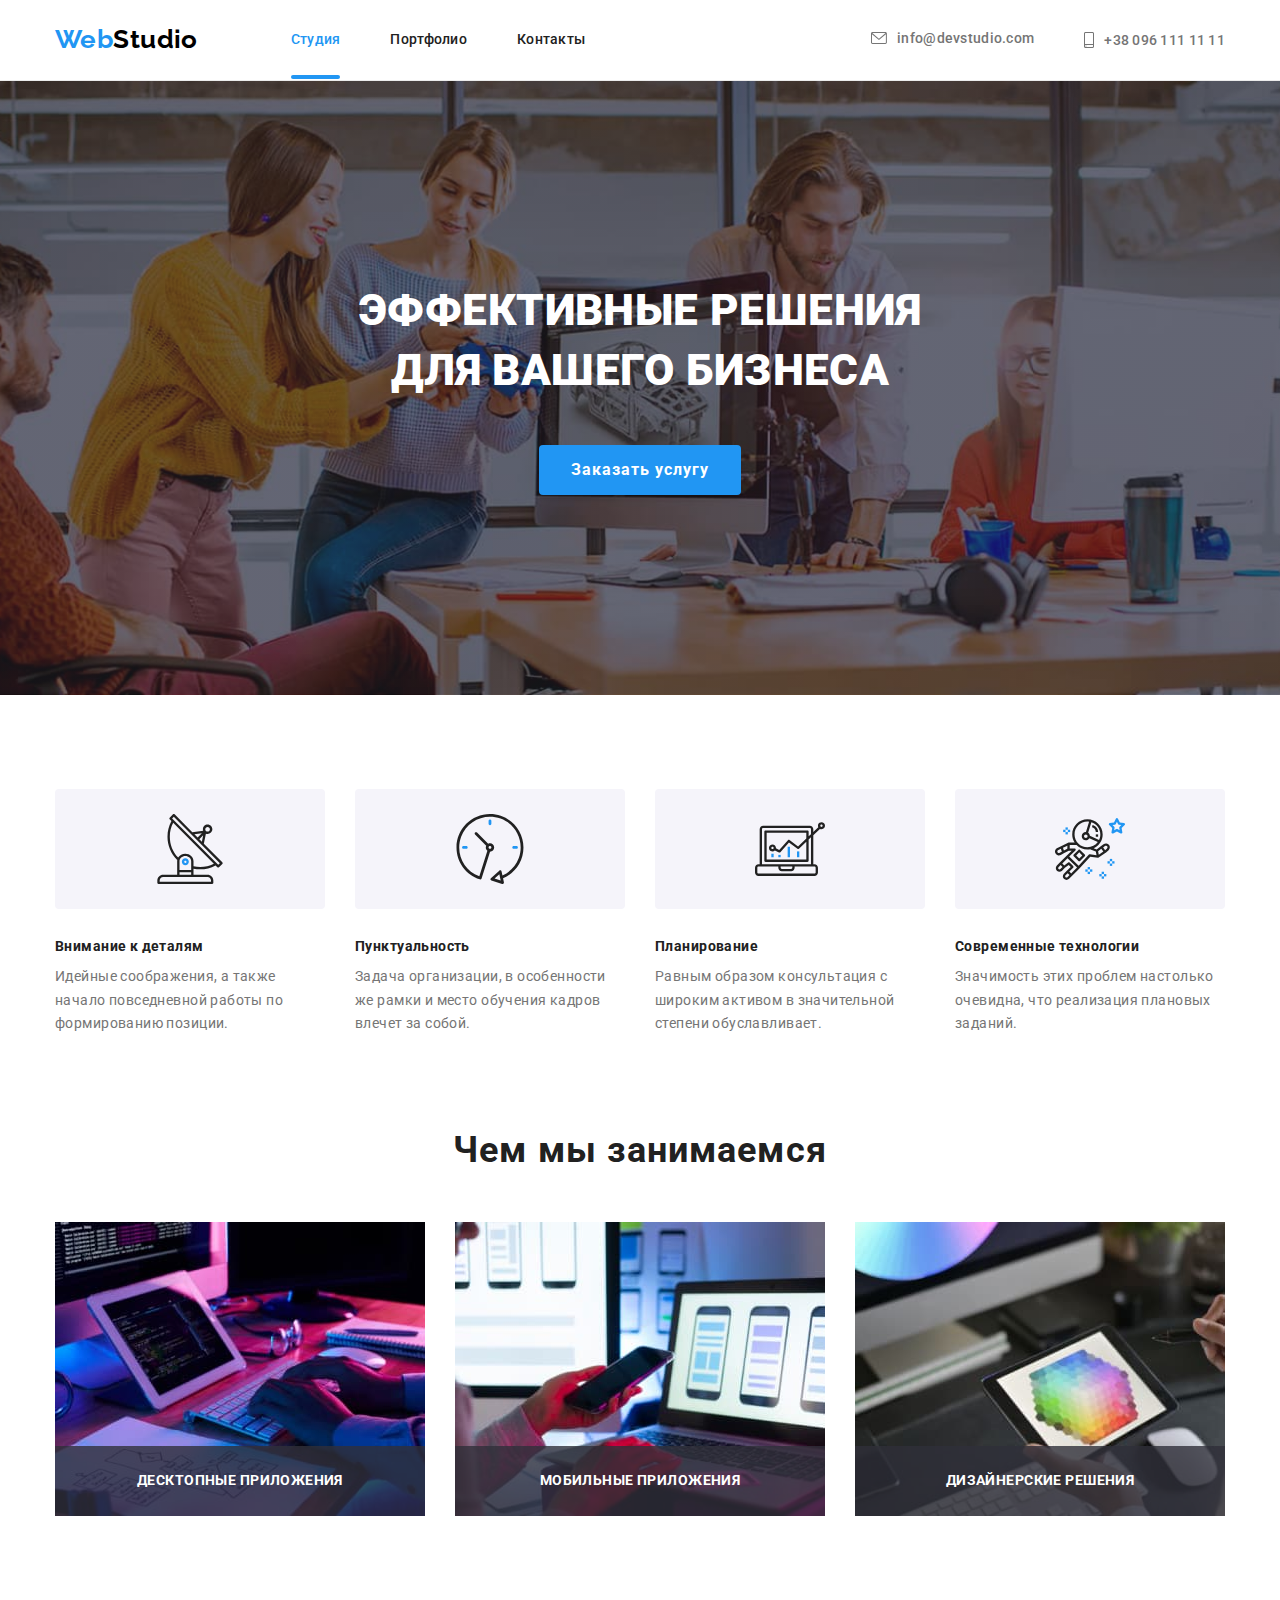
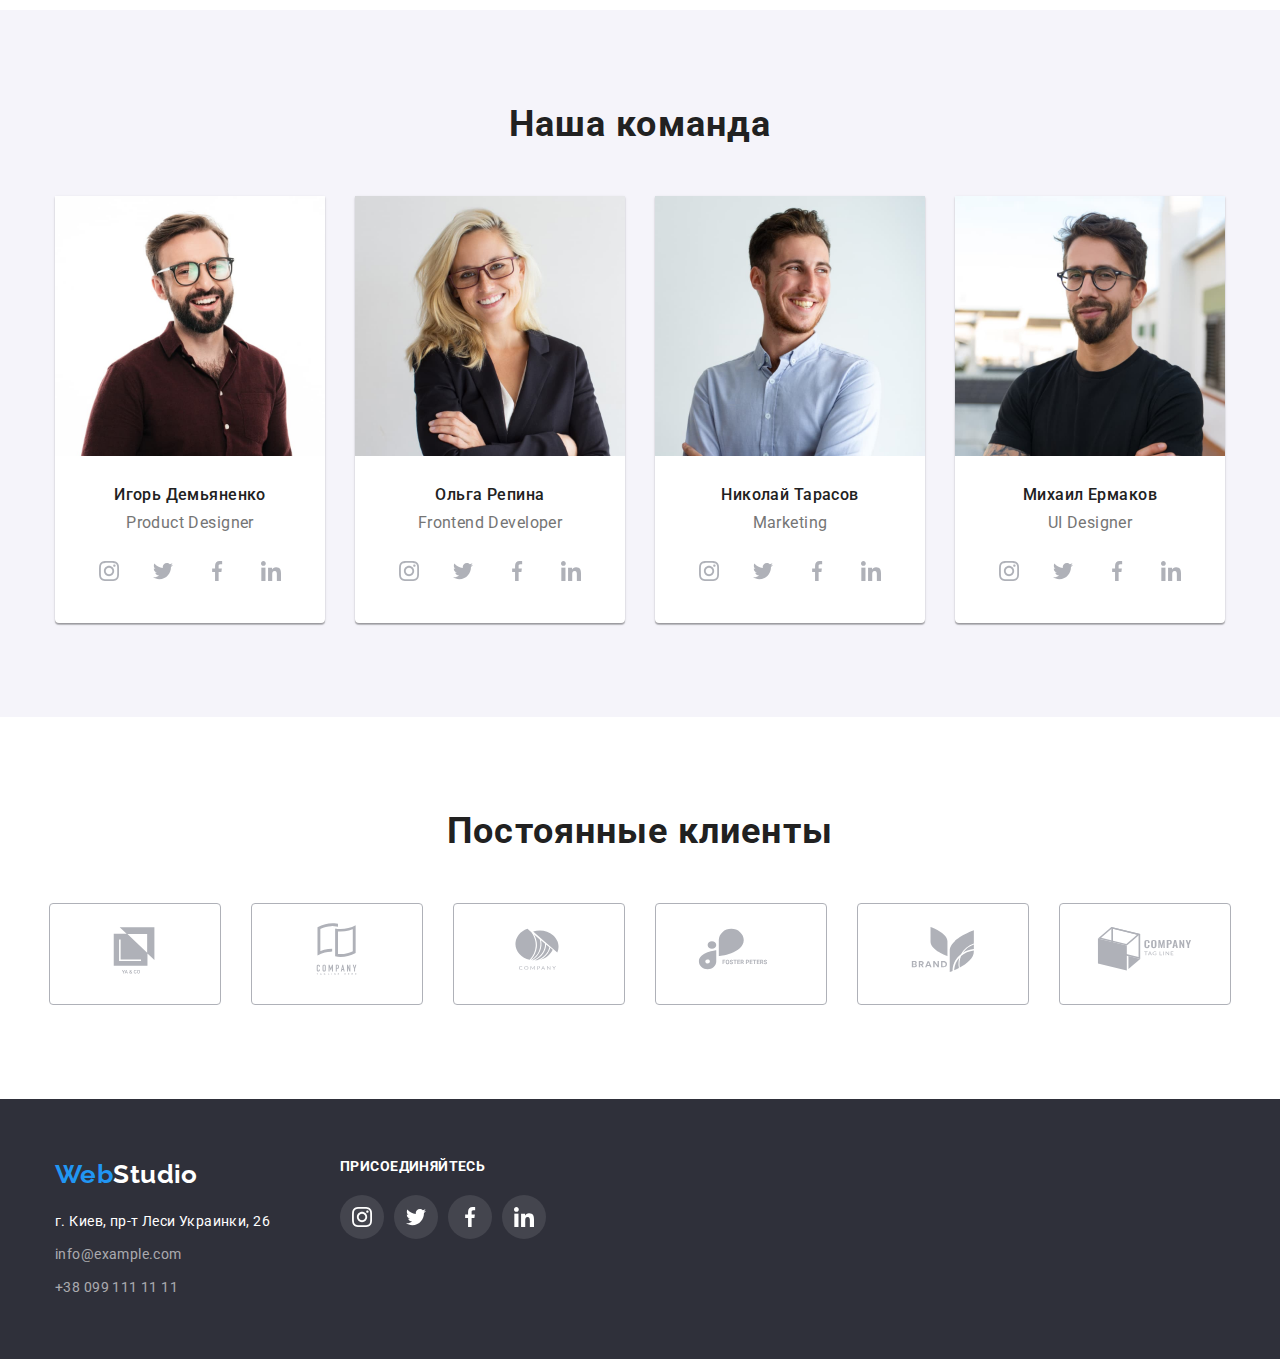
<file: index.html>
<!DOCTYPE html>
<html lang="ru">
  <head>
    <meta charset="UTF-8" />
    <meta http-equiv="X-UA-Compatible" content="IE=edge" />
    <meta name="viewport" content="width=device-width, initial-scale=1.0" />
    <title>WebStudio</title>
    <link rel="preconnect" href="https://fonts.googleapis.com" />
    <link rel="preconnect" href="https://fonts.gstatic.com" crossorigin />
    <link
      href="https://fonts.googleapis.com/css2?family=Raleway:wght@700&family=Roboto:wght@400;500;700;900&display=swap"
      rel="stylesheet"
    />
    <link
      rel="stylesheet"
      href="https://cdnjs.cloudflare.com/ajax/libs/modern-normalize/1.1.0/modern-normalize.min.css"
    />
    <link rel="stylesheet" href="./css/styles.css" />
  </head>
  <body>
    <!-- Header -->
    <header class="header">
      <div class="conteiner header-div">
        <a href="./index.html" class="logo"
          >Web<span class="logo-part">Studio</span></a
        >
        <nav>
          <ul class="site-nav list">
            <li class="item">
              <a class="link current" href="./index.html">Студия</a>
            </li>
            <li class="item">
              <a class="link" href="./portfolio.html">Портфолио</a>
            </li>
            <li class="item"><a class="link" href="">Контакты</a></li>
          </ul>
        </nav>
        <ul class="header-contact list">
          <li class="go-to">
            <a class="contact" href="mailto:info@devstudio.com">
              <svg class="header-icon" width="16" height="12">
                <use href="./images/icons.svg#icon-mail"></use>
              </svg>
              info@devstudio.com</a
            >
          </li>
          <li class="go-to">
            <a class="contact" href="tel:+380961111111">
              <svg class="header-icon" width="10" height="16">
                <use href="./images/icons.svg#icon-smartphone"></use>
              </svg>
              +38 096 111 11 11</a
            >
          </li>
        </ul>
      </div>
    </header>

    <!-- Main -->

    <main>
      <section class="hero">
        <div class="conteiner">
          <h1 class="hero-title">
            Эффективные решения
            <br />
            для вашего бизнеса
          </h1>
          <button class="hero-button" type="button" data-modal-open>
            Заказать услугу
          </button>
        </div>
      </section>

      <!-- Качества компании -->

      <section class="quality">
        <div class="conteiner">
          <h2 class="visually-hidden">Качества компании</h2>
          <ul class="aspect list">
            <li class="item">
              <div class="aspect-conteiner-icon">
                <svg class="aspect-icon" width="70" height="70">
                  <use href="./images/icons.svg#icon-antenna"></use>
                </svg>
              </div>
              <h3 class="section-title top">Внимание к деталям</h3>
              <p>
                Идейные соображения, а также начало повседневной работы по
                формированию позиции.
              </p>
            </li>
            <li class="item">
              <div class="aspect-conteiner-icon">
                <svg class="aspect-icon" width="70" height="70">
                  <use href="./images/icons.svg#icon-clock"></use>
                </svg>
              </div>
              <h3 class="section-title top">Пунктуальность</h3>
              <p>
                Задача организации, в особенности же рамки и место обучения
                кадров влечет за собой.
              </p>
            </li>
            <li class="item">
              <div class="aspect-conteiner-icon">
                <svg class="aspect-icon" width="70" height="70">
                  <use href="./images/icons.svg#icon-notebook"></use>
                </svg>
              </div>
              <h3 class="section-title top">Планирование</h3>
              <p>
                Равным образом консультация с широким активом в значительной
                степени обуславливает.
              </p>
            </li>
            <li class="item">
              <div class="aspect-conteiner-icon">
                <svg class="aspect-icon" width="70" height="70">
                  <use href="./images/icons.svg#icon-astronaut"></use>
                </svg>
              </div>
              <h3 class="section-title top">Современные технологии</h3>
              <p>
                Значимость этих проблем настолько очевидна, что реализация
                плановых заданий.
              </p>
            </li>
          </ul>
        </div>
      </section>

      <!-- Чем мы занимаемся -->

      <section class="about">
        <div class="conteiner">
          <h2 class="section-title photo">Чем мы занимаемся</h2>
          <ul class="photo-about list">
            <li class="item">
              <img
                src="./images/coding-1.jpg"
                alt="человек пишет код"
                width="370"
              />
              <h3 class="description-photo">Десктопные приложения</h3>
            </li>
            <li class="item">
              <img
                src="./images/device-2.jpg"
                alt="человек с телофоном за ноутбуком"
                width="370"
              />
              <h3 class="description-photo">Мобильные приложения</h3>
            </li>
            <li class="item">
              <img
                src="./images/design-3.jpg"
                alt="человек выбирает цвет"
                width="370"
              />
              <h3 class="description-photo">Дизайнерские решения</h3>
            </li>
          </ul>
        </div>
      </section>

      <!-- Наша команда -->

      <section class="section teem">
        <div class="conteiner">
          <h2 class="section-title photo">Наша команда</h2>
          <ul class="members-photo list">
            <li class="item border-photo">
              <img
                src="./images/product-designer.jpg"
                alt="продукт-менеджер"
                width="270"
              />
              <div class="work-name">
                <h3 class="name-title">Игорь Демьяненко</h3>
                <p class="work-title" lang="en">Product Designer</p>
                <ul class="social-list list">
                  <li class="social-item">
                    <a class="aspect-link" href="">
                      <svg class="aspect-icon" width="20" height="20">
                        <use href="./images/icons.svg#icon-instagram"></use>
                      </svg>
                    </a>
                  </li>
                  <li class="social-item">
                    <a class="aspect-link" href="">
                      <svg class="aspect-icon" width="20" height="20">
                        <use href="./images/icons.svg#icon-twitter"></use>
                      </svg>
                    </a>
                  </li>
                  <li class="social-item">
                    <a class="aspect-link" href="">
                      <svg class="aspect-icon" width="20" height="20">
                        <use href="./images/icons.svg#icon-facebook"></use>
                      </svg>
                    </a>
                  </li>
                  <li class="social-item">
                    <a class="aspect-link" href="">
                      <svg class="aspect-icon" width="20" height="20">
                        <use href="./images/icons.svg#icon-linkedin"></use>
                      </svg>
                    </a>
                  </li>
                </ul>
              </div>
            </li>

            <li class="item border-photo">
              <img
                src="./images/frontend-developer.jpg"
                alt="фронтенд-разработчик"
                width="270"
              />
              <div class="work-name">
                <h3 class="name-title">Ольга Репина</h3>
                <p class="work-title" lang="en">Frontend Developer</p>
                <ul class="social-list list">
                  <li class="social-item">
                    <a class="aspect-link" href="">
                      <svg class="aspect-icon" width="20" height="20">
                        <use href="./images/icons.svg#icon-instagram"></use>
                      </svg>
                    </a>
                  </li>
                  <li class="social-item">
                    <a class="aspect-link" href="">
                      <svg class="aspect-icon" width="20" height="20">
                        <use href="./images/icons.svg#icon-twitter"></use>
                      </svg>
                    </a>
                  </li>
                  <li class="social-item">
                    <a class="aspect-link" href="">
                      <svg class="aspect-icon" width="20" height="20">
                        <use href="./images/icons.svg#icon-facebook"></use>
                      </svg>
                    </a>
                  </li>
                  <li class="social-item">
                    <a class="aspect-link" href="">
                      <svg class="aspect-icon" width="20" height="20">
                        <use href="./images/icons.svg#icon-linkedin"></use>
                      </svg>
                    </a>
                  </li>
                </ul>
              </div>
            </li>
            <li class="item border-photo">
              <img src="./images/marketing.jpg" alt="маркетинг" width="270" />
              <div class="work-name">
                <h3 class="name-title">Николай Тарасов</h3>
                <p class="work-title" lang="en">Marketing</p>
                <ul class="social-list list">
                  <li class="social-item">
                    <a class="aspect-link" href="">
                      <svg class="aspect-icon" width="20" height="20">
                        <use href="./images/icons.svg#icon-instagram"></use>
                      </svg>
                    </a>
                  </li>
                  <li class="social-item">
                    <a class="aspect-link" href="">
                      <svg class="aspect-icon" width="20" height="20">
                        <use href="./images/icons.svg#icon-twitter"></use>
                      </svg>
                    </a>
                  </li>
                  <li class="social-item">
                    <a class="aspect-link" href="">
                      <svg class="aspect-icon" width="20" height="20">
                        <use href="./images/icons.svg#icon-facebook"></use>
                      </svg>
                    </a>
                  </li>
                  <li class="social-item">
                    <a class="aspect-link" href="">
                      <svg class="aspect-icon" width="20" height="20">
                        <use href="./images/icons.svg#icon-linkedin"></use>
                      </svg>
                    </a>
                  </li>
                </ul>
              </div>
            </li>
            <li class="item border-photo">
              <img src="./images/ui-designer.jpg" alt="дезайнер" width="270" />
              <div class="work-name">
                <h3 class="name-title">Михаил Ермаков</h3>
                <p class="work-title" lang="en">UI Designer</p>
                <ul class="social-list list">
                  <li class="social-item">
                    <a class="aspect-link" href="">
                      <svg class="aspect-icon" width="20" height="20">
                        <use href="./images/icons.svg#icon-instagram"></use>
                      </svg>
                    </a>
                  </li>
                  <li class="social-item">
                    <a class="aspect-link" href="">
                      <svg class="aspect-icon" width="20" height="20">
                        <use href="./images/icons.svg#icon-twitter"></use>
                      </svg>
                    </a>
                  </li>
                  <li class="social-item">
                    <a class="aspect-link" href="">
                      <svg class="aspect-icon" width="20" height="20">
                        <use href="./images/icons.svg#icon-facebook"></use>
                      </svg>
                    </a>
                  </li>
                  <li class="social-item">
                    <a class="aspect-link" href="">
                      <svg class="aspect-icon" width="20" height="20">
                        <use href="./images/icons.svg#icon-linkedin"></use>
                      </svg>
                    </a>
                  </li>
                </ul>
              </div>
            </li>
          </ul>
        </div>
      </section>

      <!-- Постоянные Клинты -->

      <section class="companys">
        <div class="conteiner">
          <h2 class="company-title">Постоянные клиенты</h2>
          <ul class="company-list list">
            <li class="company-item">
              <a href="" class="compani-link">
                <svg class="company-icon" width="106" height="60">
                  <use href="./images/icons.svg#icon-company1"></use>
                </svg>
              </a>
            </li>
            <li class="company-item">
              <a href="" class="compani-link">
                <svg class="company-icon" width="106" height="60">
                  <use href="./images/icons.svg#icon-company2"></use>
                </svg>
              </a>
            </li>
            <li class="company-item">
              <a href="" class="compani-link">
                <svg class="company-icon" width="106" height="60">
                  <use href="./images/icons.svg#icon-company3"></use>
                </svg>
              </a>
            </li>
            <li class="company-item">
              <a href="" class="compani-link">
                <svg class="company-icon" width="106" height="60">
                  <use href="./images/icons.svg#icon-company4"></use>
                </svg>
              </a>
            </li>
            <li class="company-item">
              <a href="" class="compani-link">
                <svg class="company-icon" width="106" height="60">
                  <use href="./images/icons.svg#icon-company5"></use>
                </svg>
              </a>
            </li>
            <li class="company-item">
              <a href="" class="compani-link">
                <svg class="company-icon" width="106" height="60">
                  <use href="./images/icons.svg#icon-company6"></use>
                </svg>
              </a>
            </li>
          </ul>
        </div>
      </section>
    </main>

    <!-- Footer -->

    <footer class="footer">
      <div class="conteiner">
        <div class="footer-contact-conteiner">
          <a href="./index.html" class="logo footer"
            >Web<span class="logo-part-footer">Studio</span></a
          >
          <address class="address">г. Киев, пр-т Леси Украинки, 26</address>
          <ul class="footer-contact list">
            <li class="mail-tel">
              <a class="contact" href="mailto:info@example.com"
                >info@example.com</a
              >
            </li>
            <li class="mail-tel">
              <a class="contact tel" href="tel:+380991111111"
                >+38 099 111 11 11</a
              >
            </li>
          </ul>
        </div>
        <div class="footer-social">
          <h3 class="footer-social-title">Присоединяйтесь</h3>
          <ul class="social-list-footer list">
            <li class="social-item-footer">
              <a class="aspect-link-footer" href="">
                <svg class="aspect-icon-footer" width="20" height="20">
                  <use href="./images/icons.svg#icon-instagram"></use>
                </svg>
              </a>
            </li>
            <li class="social-item-footer">
              <a class="aspect-link-footer" href="">
                <svg class="aspect-icon-footer" width="20" height="20">
                  <use href="./images/icons.svg#icon-twitter"></use>
                </svg>
              </a>
            </li>
            <li class="social-item-footer">
              <a class="aspect-link-footer" href="">
                <svg class="aspect-icon-footer" width="20" height="20">
                  <use href="./images/icons.svg#icon-facebook"></use>
                </svg>
              </a>
            </li>
            <li class="social-item-footer">
              <a class="aspect-link-footer" href="">
                <svg class="aspect-icon-footer" width="20" height="20">
                  <use href="./images/icons.svg#icon-linkedin"></use>
                </svg>
              </a>
            </li>
          </ul>
        </div>
      </div>
    </footer>
    <div class="backdrop is-hidden" data-modal>
      <div class="modal">
        <button class="close-button" type="button" data-modal-close>
          <svg class="close-icon" width="14" height="14">
            <path
              d="M11 1.108 9.892 0 5.5 4.392 1.108 0 0 1.108 4.392 5.5 0 9.892 1.108 11 5.5 6.608 9.892 11 11 9.892 6.608 5.5 11 1.108Z"
            />
          </svg>
        </button>
      </div>
    </div>
    <script src="./js/modal.js"></script>
  </body>
</html>
</file>
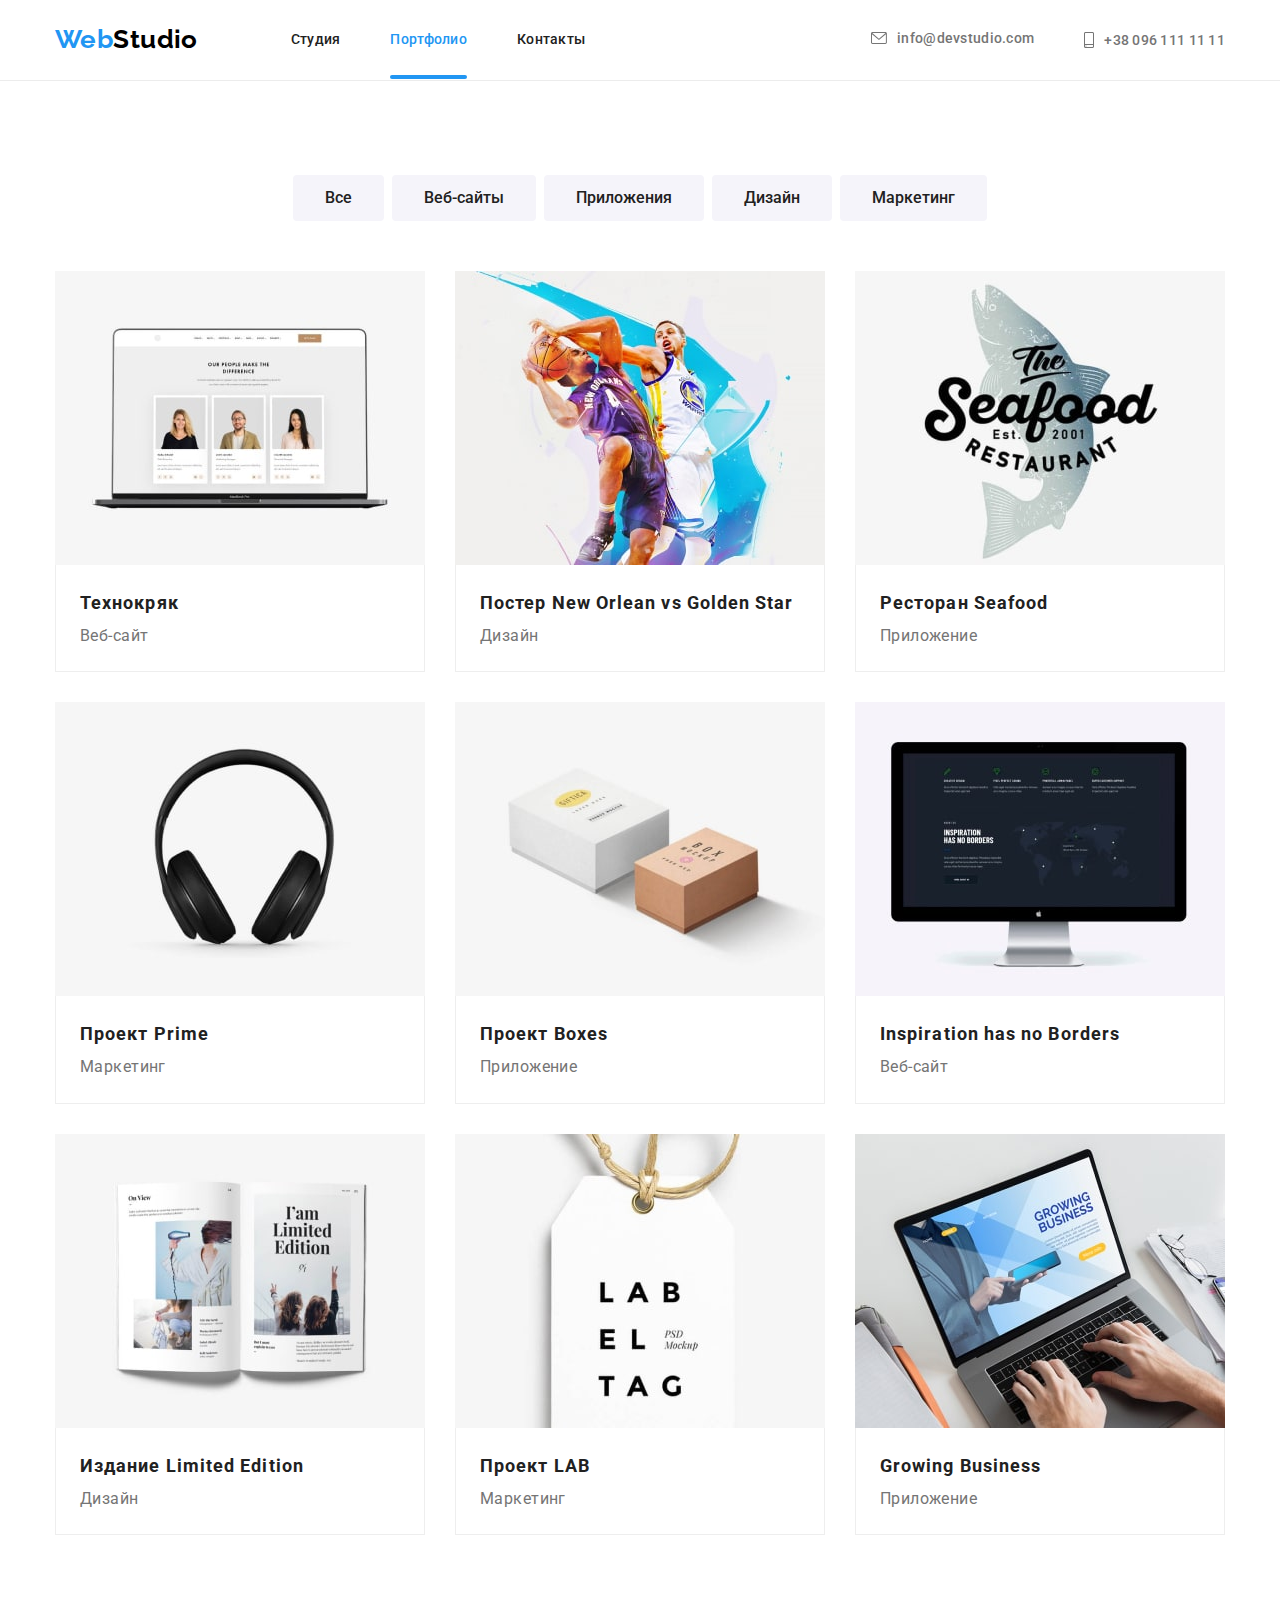
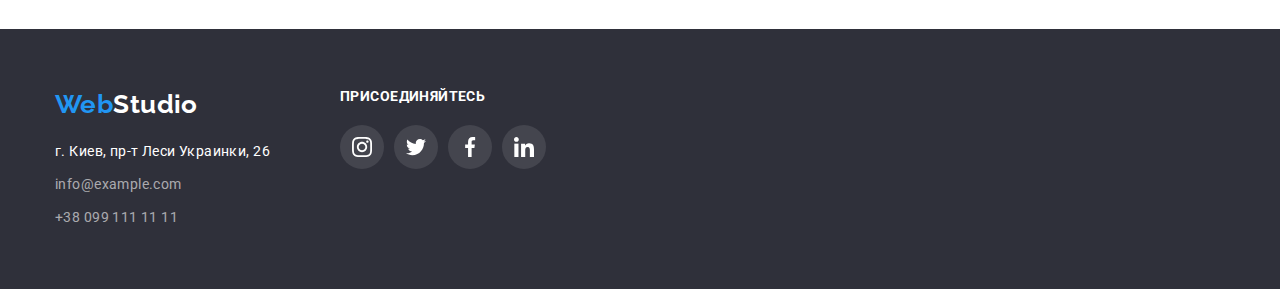
<file: portfolio.html>
<!DOCTYPE html>
<html lang="ru">
  <head>
    <meta charset="UTF-8" />
    <meta http-equiv="X-UA-Compatible" content="IE=edge" />
    <meta name="viewport" content="width=device-width, initial-scale=1.0" />
    <title>WebStudio</title>
    <link rel="preconnect" href="https://fonts.googleapis.com" />
    <link rel="preconnect" href="https://fonts.gstatic.com" crossorigin />
    <link
      href="https://fonts.googleapis.com/css2?family=Raleway:wght@700&family=Roboto:wght@400;500;700;900&display=swap"
      rel="stylesheet"
    />
    <link
      rel="stylesheet"
      href="https://cdnjs.cloudflare.com/ajax/libs/modern-normalize/1.1.0/modern-normalize.min.css"
    />
    <link rel="stylesheet" href="./css/styles.css" />
  </head>
  <body class="body">
    <!-- Header -->
    <header class="header">
      <div class="conteiner header-div">
        <a href="./index.html" class="logo"
          >Web<span class="logo-part">Studio</span></a
        >
        <nav>
          <ul class="site-nav list">
            <li class="item">
              <a class="link" href="./index.html">Студия</a>
            </li>
            <li class="item">
              <a class="link current" href="./portfolio.html">Портфолио</a>
            </li>
            <li class="item"><a class="link" href="">Контакты</a></li>
          </ul>
        </nav>
        <ul class="header-contact list">
          <li class="go-to">
            <a class="contact" href="mailto:info@devstudio.com">
              <svg class="header-icon" width="16" height="12">
                <use href="./images/icons.svg#icon-mail"></use>
              </svg>
              info@devstudio.com</a
            >
          </li>
          <li class="go-to">
            <a class="contact" href="tel:+380961111111">
              <svg class="header-icon" width="10" height="16">
                <use href="./images/icons.svg#icon-smartphone"></use>
              </svg>
              +38 096 111 11 11</a
            >
          </li>
        </ul>
      </div>
    </header>

    <!-- Main -->

    <main>
      <!-- Фильтр -->
      <section class="filter">
        <div class="conteiner">
          <h1 class="visually-hidden">Фильтр</h1>
          <ul class="portfolio-buttons list">
            <li class="item">
              <button class="button" type="button">Все</button>
            </li>
            <li class="item">
              <button class="button" type="button">Веб-сайты</button>
            </li>
            <li class="item">
              <button class="button" type="button">Приложения</button>
            </li>
            <li class="item">
              <button class="button" type="button">Дизайн</button>
            </li>
            <li class="item">
              <button class="button" type="button">Маркетинг</button>
            </li>
          </ul>

          <!-- Портфолио с фото -->

          <h2 class="visually-hidden">Портфолио</h2>
          <ul class="portfolio-photo list">
            <li class="item">
              <a class="link-portfolio" href="">
                <div class="overlay">
                  <img
                    src="./images/notebook-min.jpg"
                    alt="фото на ноутбуке"
                    width="370"
                  />
                  <div class="portfolio-description">
                    <p>
                      Ресурс предлагает комплексные предложения с разным уровнем
                      функционала и сервисов. Все это позволит посетителю
                      получить исчерпывающие сведения о компании или частном
                      лице.
                    </p>
                  </div>
                </div>
                <div class="photo-text">
                  <h3 class="link-title">Технокряк</h3>
                  <p class="link-description">Веб-сайт</p>
                </div>
              </a>
            </li>
            <li class="item">
              <a class="link-portfolio" href="">
                <div class="overlay">
                  <img
                    src="./images/poster-min.jpg"
                    alt="баскетболисты в прижке с мячом"
                    width="370"
                  />
                  <div class="portfolio-description">
                    <p>
                      Ресурс предлагает комплексные предложения с разным уровнем
                      функционала и сервисов. Все это позволит посетителю
                      получить исчерпывающие сведения о компании или частном
                      лице.
                    </p>
                  </div>
                </div>
                <div class="photo-text">
                  <h3 class="link-title">
                    Постер <span lang="en">New Orlean vs Golden Star</span>
                  </h3>
                  <p class="link-description">Дизайн</p>
                </div>
              </a>
            </li>
            <li class="item">
              <a class="link-portfolio" href="">
                <div class="overlay">
                  <img
                    src="./images/seafood-min.jpg"
                    alt="лейьл ресторана"
                    width="370"
                  />
                  <div class="portfolio-description">
                    <p>
                      Ресурс предлагает комплексные предложения с разным уровнем
                      функционала и сервисов. Все это позволит посетителю
                      получить исчерпывающие сведения о компании или частном
                      лице.
                    </p>
                  </div>
                </div>
                <div class="photo-text">
                  <h3 class="link-title">
                    Ресторан <span lang="en">Seafood</span>
                  </h3>
                  <p class="link-description">Приложение</p>
                </div>
              </a>
            </li>
            <li class="item">
              <a class="link-portfolio" href="">
                <div class="overlay">
                  <img
                    src="./images/headphones-min.jpg"
                    alt="наушники"
                    width="370"
                  />
                  <div class="portfolio-description">
                    <p>
                      Ресурс предлагает комплексные предложения с разным уровнем
                      функционала и сервисов. Все это позволит посетителю
                      получить исчерпывающие сведения о компании или частном
                      лице.
                    </p>
                  </div>
                </div>
                <div class="photo-text">
                  <h3 class="link-title">
                    Проект <span lang="en">Prime</span>
                  </h3>
                  <p class="link-description">Маркетинг</p>
                </div>
              </a>
            </li>
            <li class="item">
              <a class="link-portfolio" href="">
                <div class="overlay">
                  <img src="./images/boxes-min.jpg" alt="коробки" width="370" />
                  <div class="portfolio-description">
                    <p>
                      Ресурс предлагает комплексные предложения с разным уровнем
                      функционала и сервисов. Все это позволит посетителю
                      получить исчерпывающие сведения о компании или частном
                      лице.
                    </p>
                  </div>
                </div>
                <div class="photo-text">
                  <h3 class="link-title">
                    Проект <span lang="en">Boxes</span>
                  </h3>
                  <p class="link-description">Приложение</p>
                </div>
              </a>
            </li>
            <li class="item">
              <a class="link-portfolio" href="">
                <div class="overlay">
                  <img
                    src="./images/monoblock-min.jpg"
                    alt="моноблок"
                    width="370"
                  />
                  <div class="portfolio-description">
                    <p>
                      Ресурс предлагает комплексные предложения с разным уровнем
                      функционала и сервисов. Все это позволит посетителю
                      получить исчерпывающие сведения о компании или частном
                      лице.
                    </p>
                  </div>
                </div>
                <div class="photo-text">
                  <h3 class="link-title" lang="en">
                    Inspiration has no Borders
                  </h3>
                  <p class="link-description">Веб-сайт</p>
                </div>
              </a>
            </li>
            <li class="item">
              <a class="link-portfolio" href="">
                <div class="overlay">
                  <img src="./images/book-min.jpg" alt="книга" width="370" />
                  <div class="portfolio-description">
                    <p>
                      Ресурс предлагает комплексные предложения с разным уровнем
                      функционала и сервисов. Все это позволит посетителю
                      получить исчерпывающие сведения о компании или частном
                      лице.
                    </p>
                  </div>
                </div>
                <div class="photo-text">
                  <h3 class="link-title">
                    Издание <span lang="en">Limited Edition</span>
                  </h3>
                  <p class="link-description">Дизайн</p>
                </div>
              </a>
            </li>
            <li class="item">
              <a class="link-portfolio" href="">
                <div class="overlay">
                  <img src="./images/label-min.jpg" alt="лебл" width="370" />
                  <div class="portfolio-description">
                    <p>
                      Ресурс предлагает комплексные предложения с разным уровнем
                      функционала и сервисов. Все это позволит посетителю
                      получить исчерпывающие сведения о компании или частном
                      лице.
                    </p>
                  </div>
                </div>
                <div class="photo-text">
                  <h3 class="link-title">Проект <span lang="en">LAB</span></h3>
                  <p class="link-description">Маркетинг</p>
                </div>
              </a>
            </li>
            <li class="item">
              <a class="link-portfolio" href="">
                <div class="overlay">
                  <img
                    src="./images/writing-min.jpg"
                    alt="человек печатает на ноутбуке"
                    width="370"
                  />
                  <div class="portfolio-description">
                    <p>
                      Ресурс предлагает комплексные предложения с разным уровнем
                      функционала и сервисов. Все это позволит посетителю
                      получить исчерпывающие сведения о компании или частном
                      лице.
                    </p>
                  </div>
                </div>
                <div class="photo-text">
                  <h3 class="link-title" lang="en">Growing Business</h3>
                  <p class="link-description">Приложение</p>
                </div>
              </a>
            </li>
          </ul>
        </div>
      </section>
    </main>

    <!-- Footer -->

    <footer class="footer">
      <div class="conteiner">
        <div class="footer-contact-conteiner">
          <a href="./index.html" class="logo footer"
            >Web<span class="logo-part-footer">Studio</span></a
          >
          <address class="address">г. Киев, пр-т Леси Украинки, 26</address>
          <ul class="footer-contact list">
            <li class="mail-tel">
              <a class="contact" href="mailto:info@example.com"
                >info@example.com</a
              >
            </li>
            <li class="mail-tel">
              <a class="contact tel" href="tel:+380991111111"
                >+38 099 111 11 11</a
              >
            </li>
          </ul>
        </div>
        <div class="footer-social">
          <h3 class="footer-social-title">Присоединяйтесь</h3>
          <ul class="social-list-footer list">
            <li class="social-item-footer">
              <a class="aspect-link-footer" href="">
                <svg class="aspect-icon-footer" width="20" height="20">
                  <use href="./images/icons.svg#icon-instagram"></use>
                </svg>
              </a>
            </li>
            <li class="social-item-footer">
              <a class="aspect-link-footer" href="">
                <svg class="aspect-icon-footer" width="20" height="20">
                  <use href="./images/icons.svg#icon-twitter"></use>
                </svg>
              </a>
            </li>
            <li class="social-item-footer">
              <a class="aspect-link-footer" href="">
                <svg class="aspect-icon-footer" width="20" height="20">
                  <use href="./images/icons.svg#icon-facebook"></use>
                </svg>
              </a>
            </li>
            <li class="social-item-footer">
              <a class="aspect-link-footer" href="">
                <svg class="aspect-icon-footer" width="20" height="20">
                  <use href="./images/icons.svg#icon-linkedin"></use>
                </svg>
              </a>
            </li>
          </ul>
        </div>
      </div>
    </footer>
  </body>
</html>
</file>
<file: css/styles.css>
:root {
  --icon-color: #afb1b8;
  --primery-text-color: #757575;
  --title-text-color: #212121;
  --accent-color: #2196f3;
  --secondary-background: #2f303a;
  --teem-background: #f5f4fa;
  --rgba: rgba(255, 255, 255, 0.6);
  --main-white-color: #ffffff;
  --part-logo: #000000;
}

/* сбрасуем марджины */
h1,
h2,
h3,
h4,
h5,
h6,
p {
  margin: 0px;
}
ul {
  margin: 0;
  padding-left: 0;
}

img {
  display: block;
  max-width: 100%;
}

/* Прячем заголовки */

.visually-hidden {
  position: absolute;
  width: 1px;
  height: 1px;
  margin: -1px;
  border: 0;
  padding: 0;
  white-space: nowrap;
  clip-path: inset(100%);
  clip: rect(0 0 0 0);
  overflow: hidden;
}

/* создаем контейнер */
.conteiner {
  width: 1200px;
  margin: 0 auto;
  padding-left: 15px;
  padding-right: 15px;
}
/* Body */

body {
  color: var(--primery-text-color);

  font-family: roboto, sans-serif;
  letter-spacing: 0.03em;
  font-size: 14px;
  line-height: 1.7;
}

.header {
  background-color: var(--main-white-color);
  border-bottom: 1px solid #ececec;
}

/* Logo */

.logo {
  color: var(--accent-color);
  margin-right: 93px;
  padding-top: 24px;
  padding-bottom: 25px;
  display: inline-block;

  font-family: raleway, sans-serif;
  font-weight: 700;
  font-size: 26px;
  line-height: 1.2;
  text-decoration: none;
}

.logo.footer {
  display: inline-block;
  padding-top: 0;
  padding-bottom: 0;
  margin-right: 0;
  margin-bottom: 20px;
}

.logo-part {
  color: var(--part-logo);
}

.logo-part-footer {
  color: var(--main-white-color);
}

/* Убираем точки из списков */

.list {
  list-style: none;
}

/* Навигация сайта */

.header-div {
  display: flex;
  align-items: center;
}

.site-nav {
  display: flex;
}

.site-nav .item {
  margin-right: 50px;
}

.site-nav .item:last-child {
  margin-right: 0;
}

.site-nav .link {
  color: var(--title-text-color);
  transition: color 250ms cubic-bezier(0.4, 0, 0.2, 1);

  font-weight: 500;
  font-size: 14px;
  line-height: 1.14;
  letter-spacing: 0.02em;
  text-decoration: none;
}

.site-nav .link:hover,
.site-nav .link:focus {
  color: var(--accent-color);
}

.site-nav .link.current {
  position: relative;
  color: var(--accent-color);
}

.site-nav .link.current::after {
  position: absolute;
  top: 100%;
  left: 0;
  margin-top: 28px;
  content: "";
  display: inline-block;
  border-radius: 4px;
  height: 4px;
  width: 100%;
  background-color: var(--accent-color);
}

.header-contact {
  display: flex;
  margin-left: auto;
}

.header-contact .go-to + .go-to {
  margin-left: 50px;
}

.header-contact .contact {
  display: flex;
  align-items: center;
  color: var(--primery-text-color);
  transition: color 250ms cubic-bezier(0.4, 0, 0.2, 1);

  font-weight: 500;
  font-size: 14px;
  line-height: 1.14px;
  letter-spacing: 0.02em;
  text-decoration: none;
}

.header-contact .contact:hover,
.header-contact .contact:focus {
  color: var(--accent-color);
}

.header-contact .contact:hover .header-icon,
.header-contact .contact:focus .header-icon {
  fill: var(--accent-color);
}

.header-icon {
  margin-right: 10px;
  fill: var(--primery-text-color);
  transition: fill 250ms cubic-bezier(0.4, 0, 0.2, 1);
}

/* Hero */

.hero,
.hero-title {
  color: var(--main-white-color);

  font-weight: 900;
  font-size: 44px;
  line-height: 1.36;
  text-transform: uppercase;
  text-align: center;
}

.hero {
  background-color: var(--secondary-background);
  background-image: linear-gradient(
      rgba(47, 48, 58, 0.4),
      rgba(47, 48, 58, 0.4)
    ),
    url(../images/Img-bg.jpg);
  background-repeat: no-repeat;
  background-size: cover;
  background-position: center;
  max-width: 1600px;
  margin: 0 auto;

  padding-top: 200px;
  padding-bottom: 200px;
}
.hero-title {
  margin-bottom: 30px;
}

.hero-button {
  color: var(--main-white-color);
  background-color: var(--accent-color);
  box-shadow: 0px 4px 4px rgba(0, 0, 0, 0.15);
  border-radius: 4px;

  letter-spacing: 0.06em;
  font-weight: 700;
  font-size: 16px;
  line-height: 1.87;
  font-family: inherit;
  text-align: center;
  border: none;
  border-radius: 4px;
  padding: 10px 32px;
  cursor: pointer;
}

/* качества компании */
.aspect {
  display: flex;
}

.aspect-conteiner-icon {
  display: flex;
  margin-bottom: 30px;
  justify-content: center;
  align-items: center;
  background-color: var(--teem-background);
  border-radius: 4px;
  width: 270px;
  height: 120px;
}

.aspect > .item {
  width: 270px;
}
.aspect .item + .item {
  margin-left: 30px;
}
.quality {
  padding-top: 94px;
  padding-bottom: 94px;
}
.section-title.top {
  margin-bottom: 10px;
}
/* Секции */

.photo-about > .item {
  position: relative;
}

.description-photo {
  position: absolute;
  bottom: 0;
  left: 0;
  width: 100%;
  height: 70px;
  padding: 27px 82px;
  background: rgba(47, 48, 58, 0.8);

  color: var(--main-white-color);
  text-transform: uppercase;
  font-weight: 700;
  font-size: 14px;
  line-height: 1.14;
  text-align: center;
  letter-spacing: 0.03em;
}

.section-title {
  color: var(--title-text-color);
  margin-bottom: 50px;

  font-weight: 700;
  font-size: 14px;
  line-height: 1.14;
}

.about {
  padding-bottom: 94px;
}

.photo-about {
  display: flex;
  justify-content: center;
}

.photo-about .item + .item {
  margin-left: 30px;
}

.section-title.photo {
  color: var(--title-text-color);

  font-weight: 700;
  font-size: 36px;
  line-height: 1.16;
  text-align: center;
  letter-spacing: 0.03em;
}

/* Наша команда */

.section.teem {
  background-color: var(--teem-background);

  padding-top: 94px;
  padding-bottom: 94px;
}

.members-photo {
  display: flex;
  justify-content: center;
}

.item.border-photo {
  border: 1px;
  background: var(--main-white-color);

  box-shadow: 0px 1px 3px rgba(0, 0, 0, 0.12), 0px 1px 1px rgba(0, 0, 0, 0.14),
    0px 2px 1px rgba(0, 0, 0, 0.2);
  border-radius: 0px 0px 4px 4px;
}

.members-photo .item + .item {
  margin-left: 30px;
}

.work-name {
  padding-top: 30px;
  padding-bottom: 30px;
}

.name-title {
  color: var(--title-text-color);
  text-align: center;
  margin-bottom: 10px;

  font-weight: 500;
  font-size: 16px;
  line-height: 1.18;
}

.work-title {
  text-align: center;
  font-size: 16px;
  line-height: 1.18;
}

.social-list {
  margin-top: 16px;
  display: flex;
  justify-content: center;
}

.social-item {
  width: 44px;
  height: 44px;
}

.social-item:not(:last-child) {
  margin-right: 10px;
}

.aspect-link {
  display: flex;
  justify-content: center;
  align-items: center;
  border-radius: 50%;
  width: 100%;
  height: 100%;
  transition: background-color 250ms cubic-bezier(0.4, 0, 0.2, 1);
}

.aspect-icon {
  fill: var(--icon-color);
  transition: fill 250ms cubic-bezier(0.4, 0, 0.2, 1);
}

.aspect-link:hover,
.aspect-link:focus {
  background-color: var(--accent-color);
}

.aspect-link:hover .aspect-icon,
.aspect-link:focus .aspect-icon {
  fill: var(--main-white-color);
}

/* Постоянные Клинты */

.company-list {
  margin-top: 50px;
  display: flex;
  justify-content: center;
}

.company-item {
  margin-right: 30px;
}

.compani-link:hover,
.compani-link:focus {
  border-color: var(--accent-color);
}

.compani-link {
  border: 1px solid var(--icon-color);
  border-radius: 4px;
  padding: 16px 32px;
  display: block;
  width: 100%;
  height: 100%;
  transition: border-color 250ms cubic-bezier(0.4, 0, 0.2, 1);
}

.company-icon {
  fill: var(--icon-color);
  transition: fill 250ms cubic-bezier(0.4, 0, 0.2, 1);
}

.compani-link:hover .company-icon,
.compani-link:focus .company-icon {
  fill: var(--accent-color);
}

.company-item:last-child {
  margin-right: 0;
}

.companys {
  padding-top: 94px;
  padding-bottom: 94px;
}

.company-title {
  color: var(--title-text-color);

  font-weight: 700;
  font-size: 36px;
  line-height: 1.16;
  text-align: center;
  letter-spacing: 0.03em;
}

/* Footer */

.footer > .conteiner {
  display: flex;
}

.footer-contact-conteiner {
  margin-right: 70px;
}

.footer-social-title {
  margin-bottom: 20px;
  color: var(--main-white-color);
  font-weight: 700;
  font-size: 14px;
  line-height: 1.14;
  letter-spacing: 0.03em;
  text-transform: uppercase;
}

.footer {
  background-color: var(--secondary-background);
  padding-top: 60px;
  padding-bottom: 60px;
}

.address {
  color: var(--main-white-color);
  margin-bottom: 9px;

  font-size: 14px;
  line-height: 1.7;
  text-decoration: none;
  font-style: normal;
}

.footer-contact > .mail-tel {
  margin-bottom: 9px;
}

.footer-contact > .mail-tel:last-child {
  margin-bottom: 0;
}

.footer-contact .contact {
  color: var(--rgba);

  font-size: 14px;
  line-height: 1.7;
  text-decoration: none;
  transition: color 250ms cubic-bezier(0.4, 0, 0.2, 1);
}

.footer-contact .contact:hover,
.footer-contact .contact:focus {
  color: var(--accent-color);
}

.social-list-footer {
  display: flex;
}

.social-item-footer {
  width: 44px;
  height: 44px;
  margin-right: 10px;
}

.social-item-footer:last-child {
  margin-right: 0;
}

.aspect-link-footer {
  display: flex;
  justify-content: center;
  align-items: center;
  width: 100%;
  height: 100%;
  background: rgba(255, 255, 255, 0.1);
  border-radius: 50%;
  transition: background-color 250ms cubic-bezier(0.4, 0, 0.2, 1);
}

.aspect-link-footer:hover,
.aspect-link-footer:focus {
  background-color: var(--accent-color);
}

.aspect-icon-footer {
  fill: var(--main-white-color);
}

/* Кнопки портфолио */

.filter {
  padding-top: 94px;
  padding-bottom: 94px;
}

.portfolio-buttons {
  display: flex;
  justify-content: center;
  margin-bottom: 50px;
}

.portfolio-buttons .item + .item {
  margin-left: 8px;
}

.portfolio-buttons .button {
  background-color: var(--teem-background);
  color: var(--title-text-color);
  transition: background-color 250ms cubic-bezier(0.4, 0, 0.2, 1),
    box-shadow 250ms cubic-bezier(0.4, 0, 0.2, 1),
    color 250ms cubic-bezier(0.4, 0, 0.2, 1);

  font-family: inherit;
  font-weight: 500;
  font-size: 16px;
  line-height: 1.6;
  border: none;
  border-radius: 4px;
  padding: 10px 32px;

  cursor: pointer;
}

.portfolio-buttons .button:hover,
.portfolio-buttons .button:focus {
  background-color: var(--accent-color);
  color: var(--main-white-color);
  box-shadow: 0px 3px 1px rgba(0, 0, 0, 0.1), 0px 1px 2px rgba(0, 0, 0, 0.08),
    0px 2px 2px rgba(0, 0, 0, 0.12);
}

/* Фото портфолио */

.portfolio-photo {
  display: flex;
  flex-wrap: wrap;
  margin-left: -30px;
  margin-top: -30px;
}

.portfolio-photo > .item {
  flex-basis: calc(100% / 3 - 30px);
  margin-top: 30px;
  margin-left: 30px;
}

.link-portfolio {
  text-decoration: none;
  display: inline-block;
  transition: box-shadow 250ms cubic-bezier(0.4, 0, 0.2, 1);
}

.link-portfolio:hover,
.link-portfolio:focus {
  box-shadow: 0px 1px 1px rgba(0, 0, 0, 0.12), 0px 4px 4px rgba(0, 0, 0, 0.06),
    1px 4px 6px rgba(0, 0, 0, 0.16);
}

.photo-text {
  padding: 20px 24px;
  background: var(--main-white-color);
  border-bottom: 1px solid #eeeeee;
  border-left: 1px solid #eeeeee;
  border-right: 1px solid #eeeeee;
}

.link-title {
  color: var(--title-text-color);

  font-weight: 700;
  font-size: 18px;
  line-height: 2;
  letter-spacing: 0.06em;
}

.link-description {
  color: var(--primery-text-color);

  font-size: 16px;
  line-height: 1.9;
}

.overlay {
  position: relative;
  overflow: hidden;
}

.link-portfolio:hover .portfolio-description,
.link-portfolio:focus .portfolio-description {
  transform: translateY(0);
}

.portfolio-description {
  position: absolute;
  top: 0;
  left: 0;
  transform: translateY(100%);
  transition: transform 250ms cubic-bezier(0.4, 0, 0.2, 1);

  padding: 63px 24px;
  background: rgba(33, 150, 243, 0.9);

  font-size: 18px;
  line-height: 1.56;
  letter-spacing: 0.03em;
  color: var(--main-white-color);
}

/* Модальное Окно */

.close-icon {
}

.close-button {
  position: absolute;
  right: 8px;
  display: flex;
  justify-content: center;
  align-items: center;
  background-color: var(--main-white-color);
  width: 30px;
  height: 30px;
  border-radius: 50%;
  border: 1px solid rgba(0, 0, 0, 0.1);
}

.backdrop {
  position: fixed;
  top: 0;
  left: 0;
  width: 100%;
  height: 100%;
  background: rgba(0, 0, 0, 0.2);
  opacity: 1;
  transition: opacity 250ms cubic-bezier(0.4, 0, 0.2, 1),
    visibility 250ms cubic-bezier(0.4, 0, 0.2, 1);
}

.backdrop.is-hidden {
  opacity: 0;
  pointer-events: none;
  visibility: hidden;
}

.backdrop.is-hidden .modal {
  transform: translate(-50%, -50%) scale(1.1);
}

.modal {
  position: absolute;
  padding: 8px;
  min-width: 528px;
  min-height: 581px;
  left: 50%;
  top: 50%;
  transform: translate(-50%, -50%) scale(0.9);
  transition: transform 250ms cubic-bezier(0.4, 0, 0.2, 1);

  background: var(--main-white-color);
  box-shadow: 0px 1px 3px rgba(0, 0, 0, 0.12), 0px 1px 1px rgba(0, 0, 0, 0.14),
    0px 2px 1px rgba(0, 0, 0, 0.2);
  border-radius: 4px;
}
</file>
